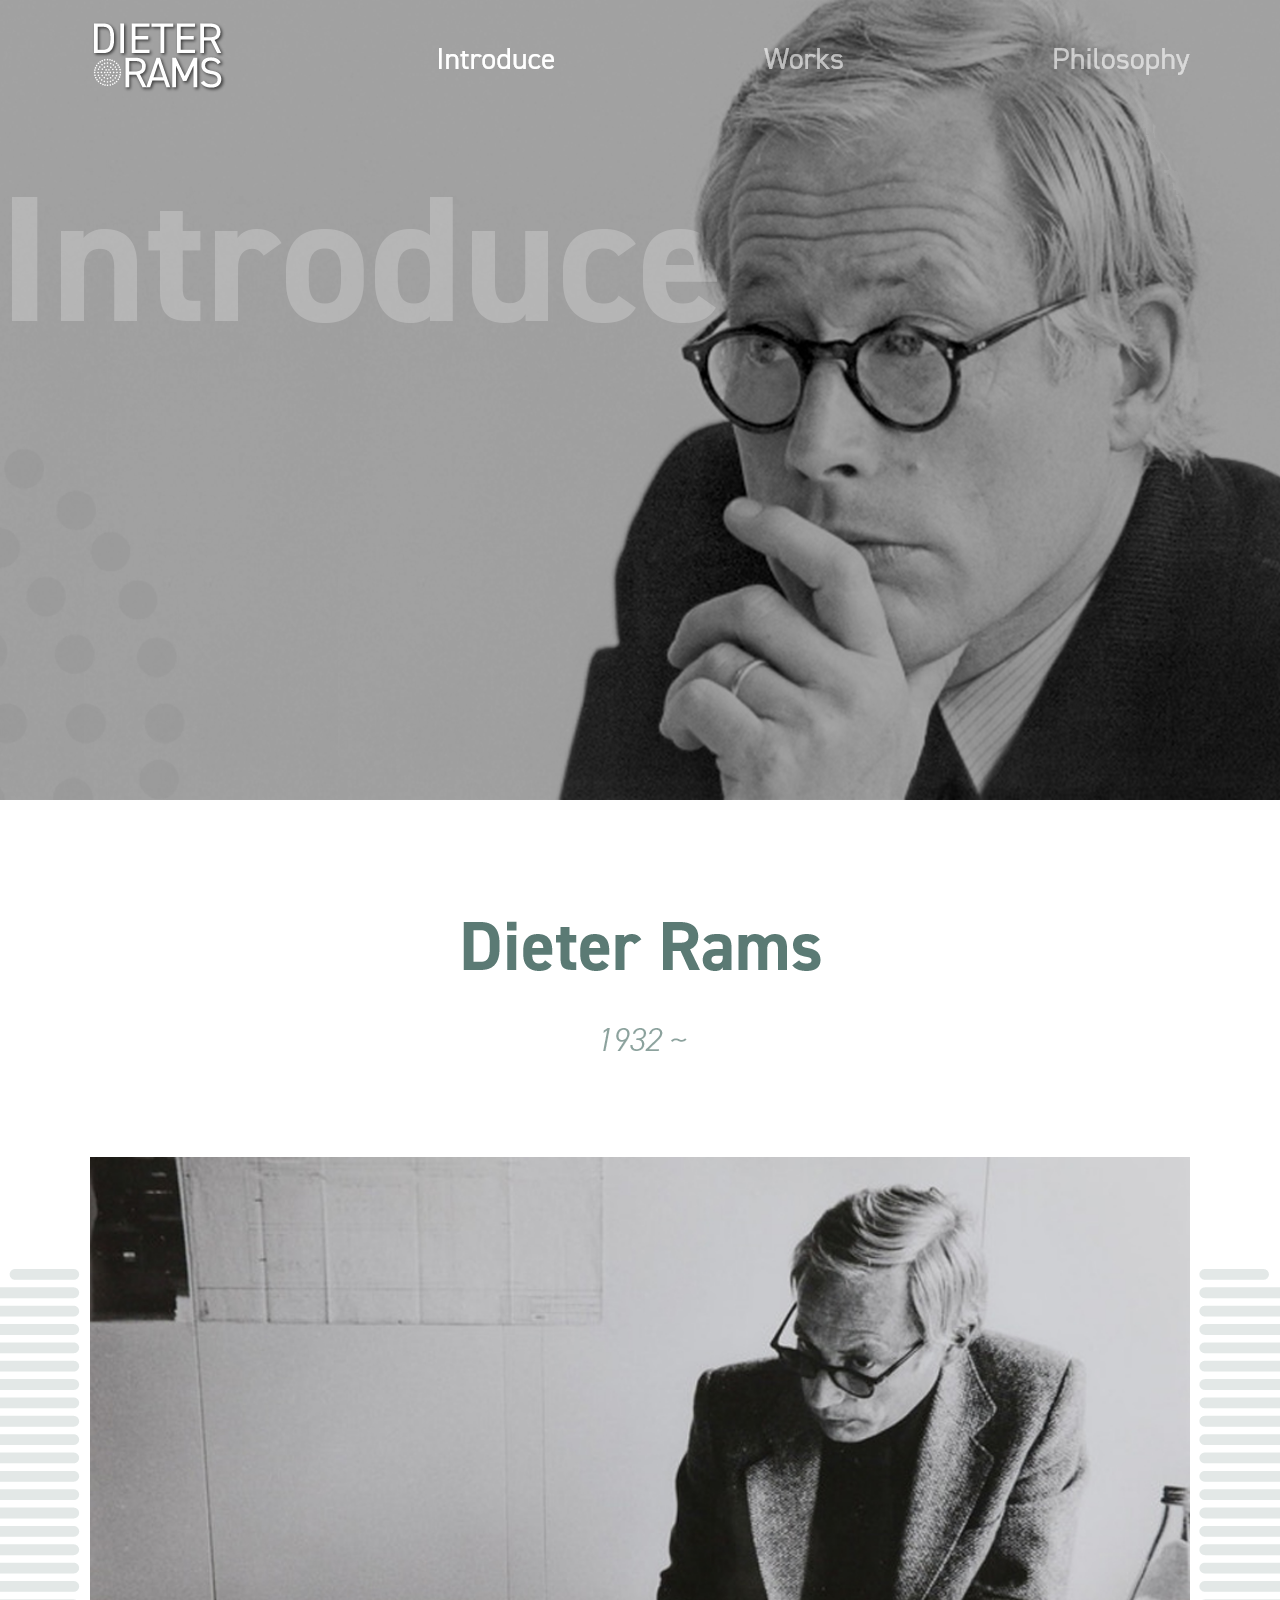
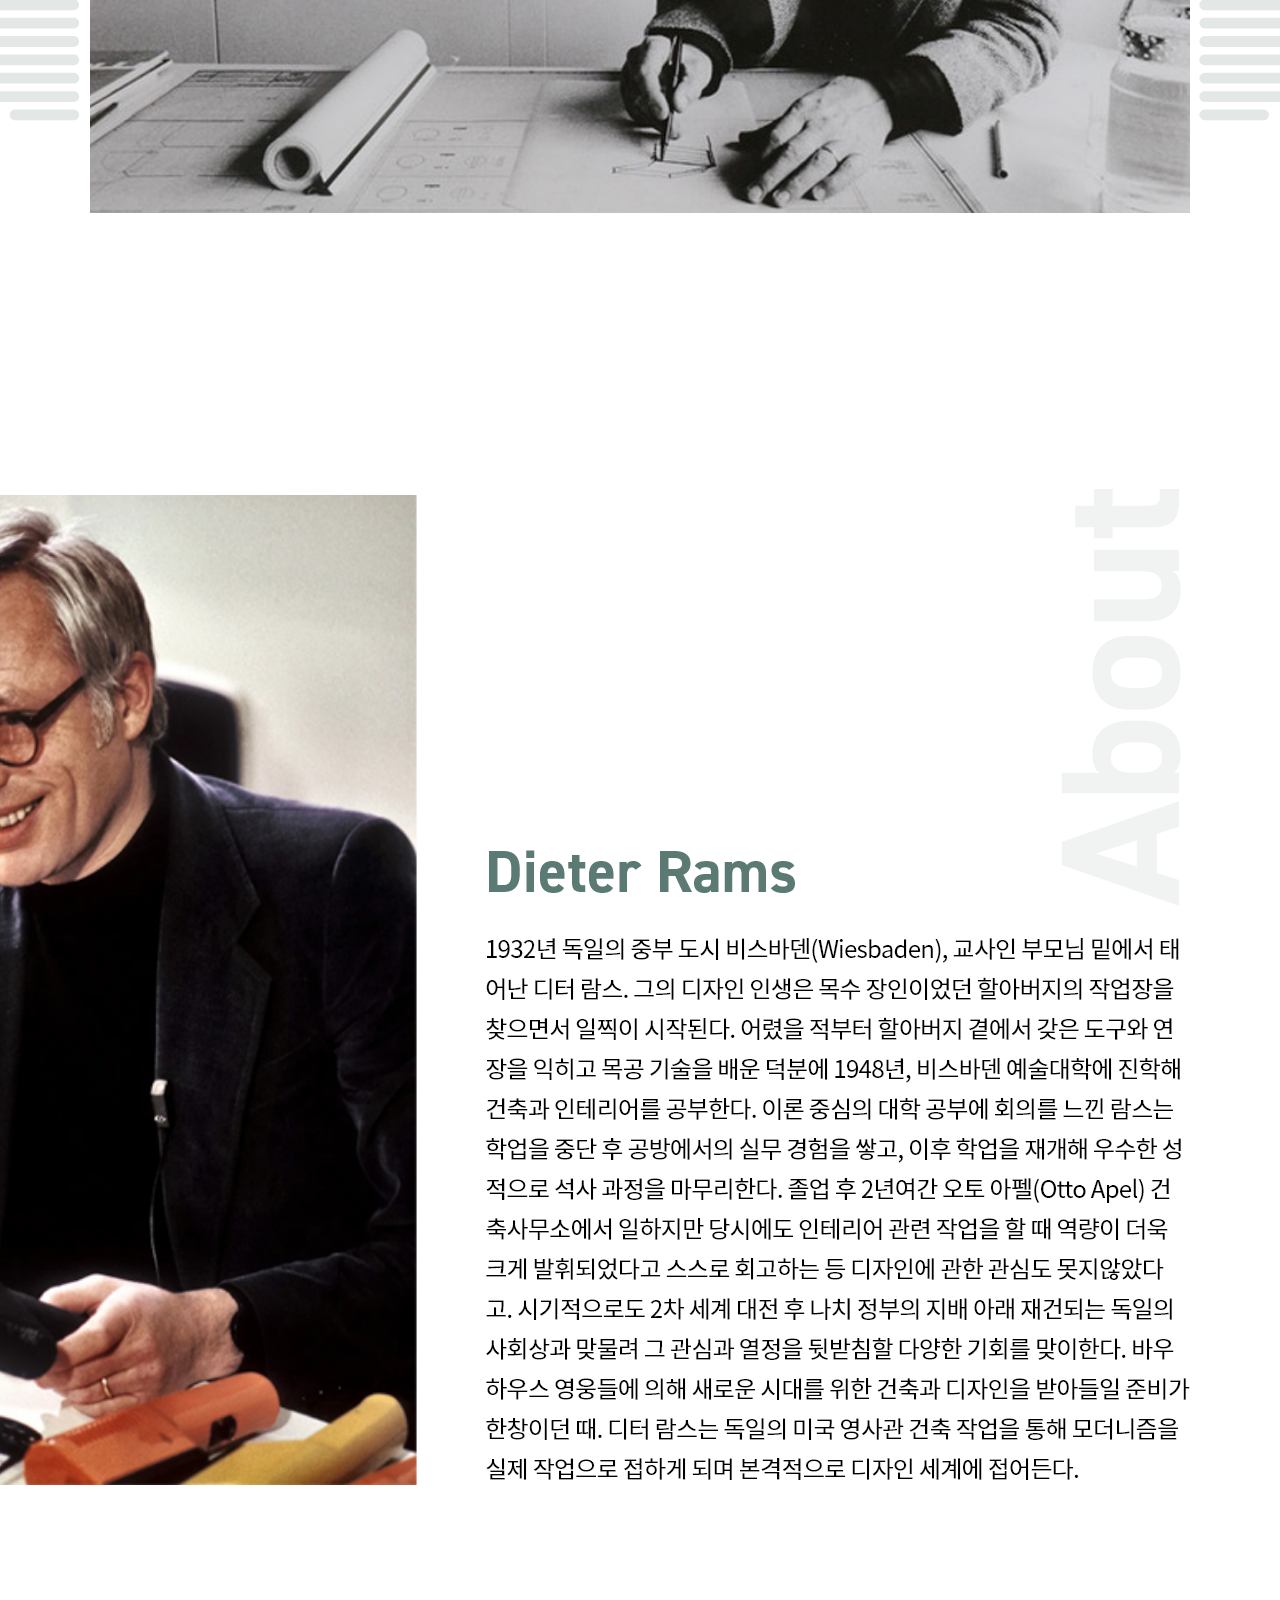
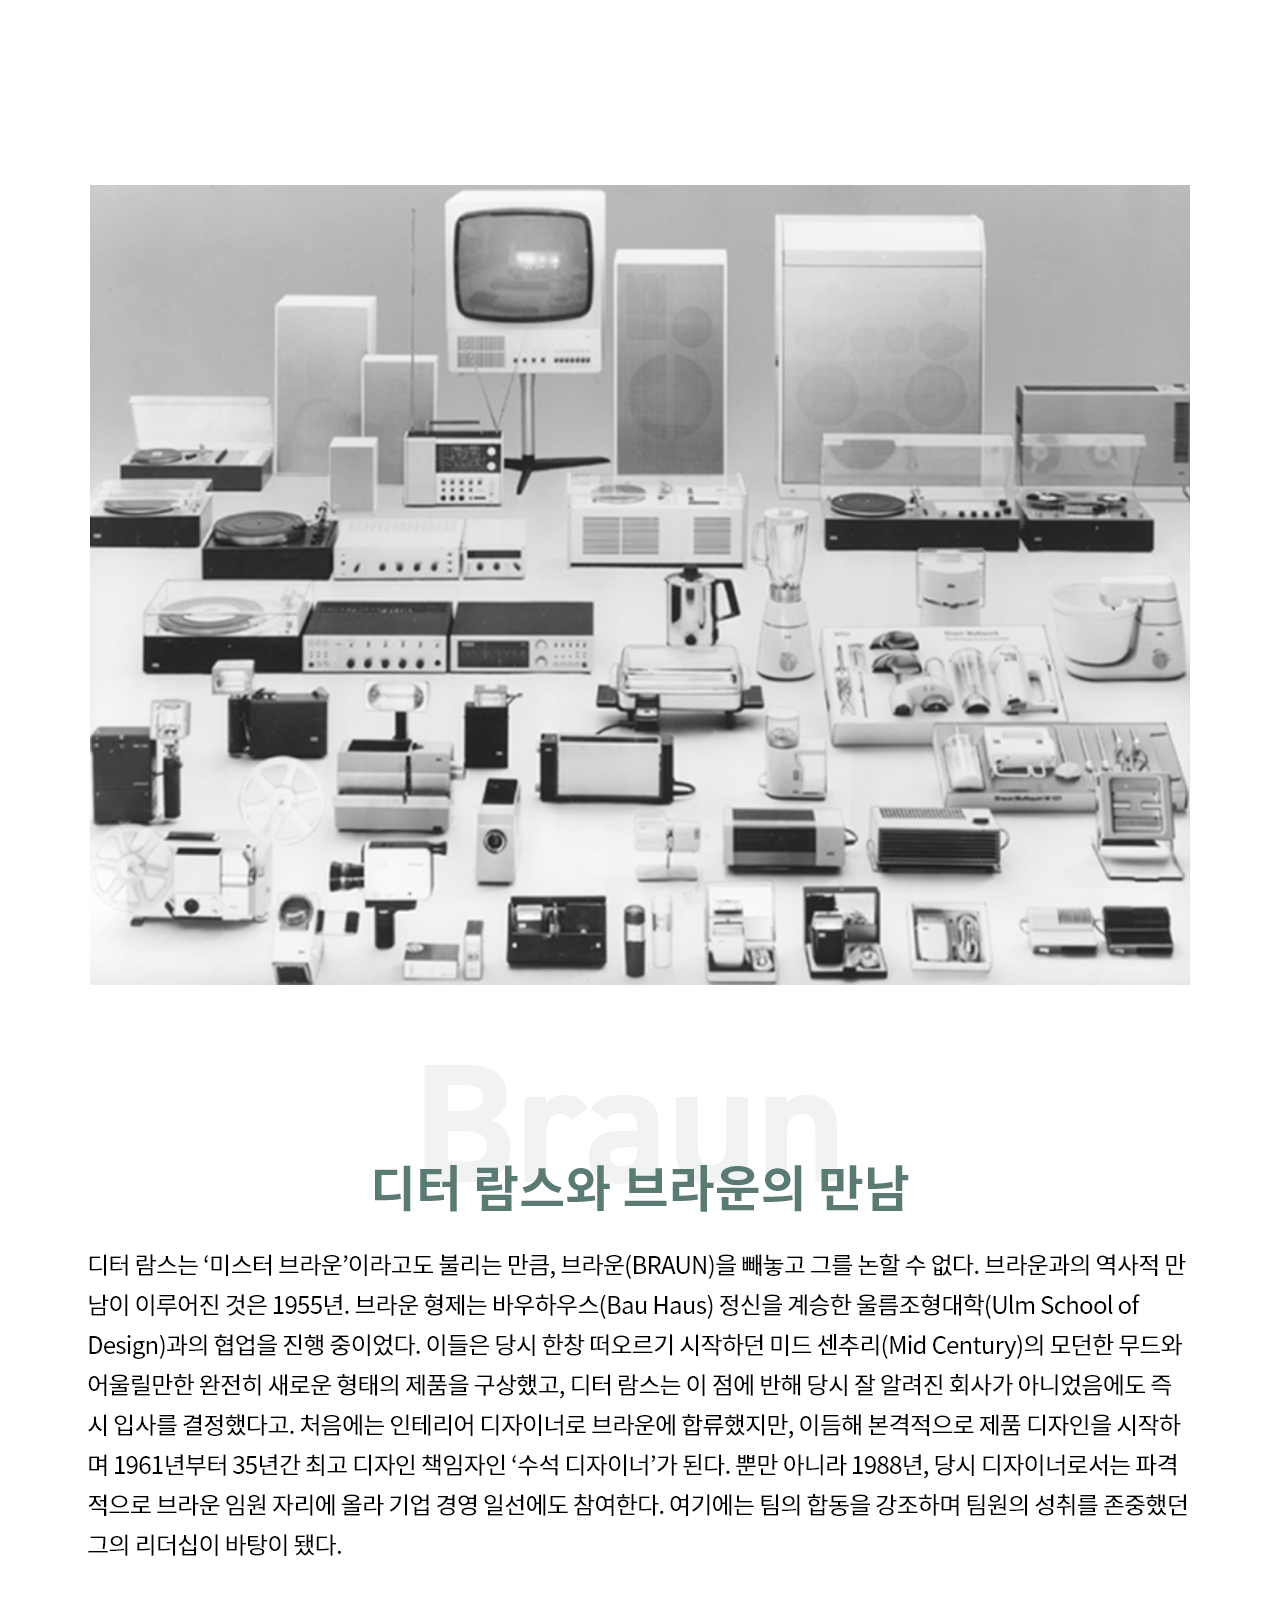
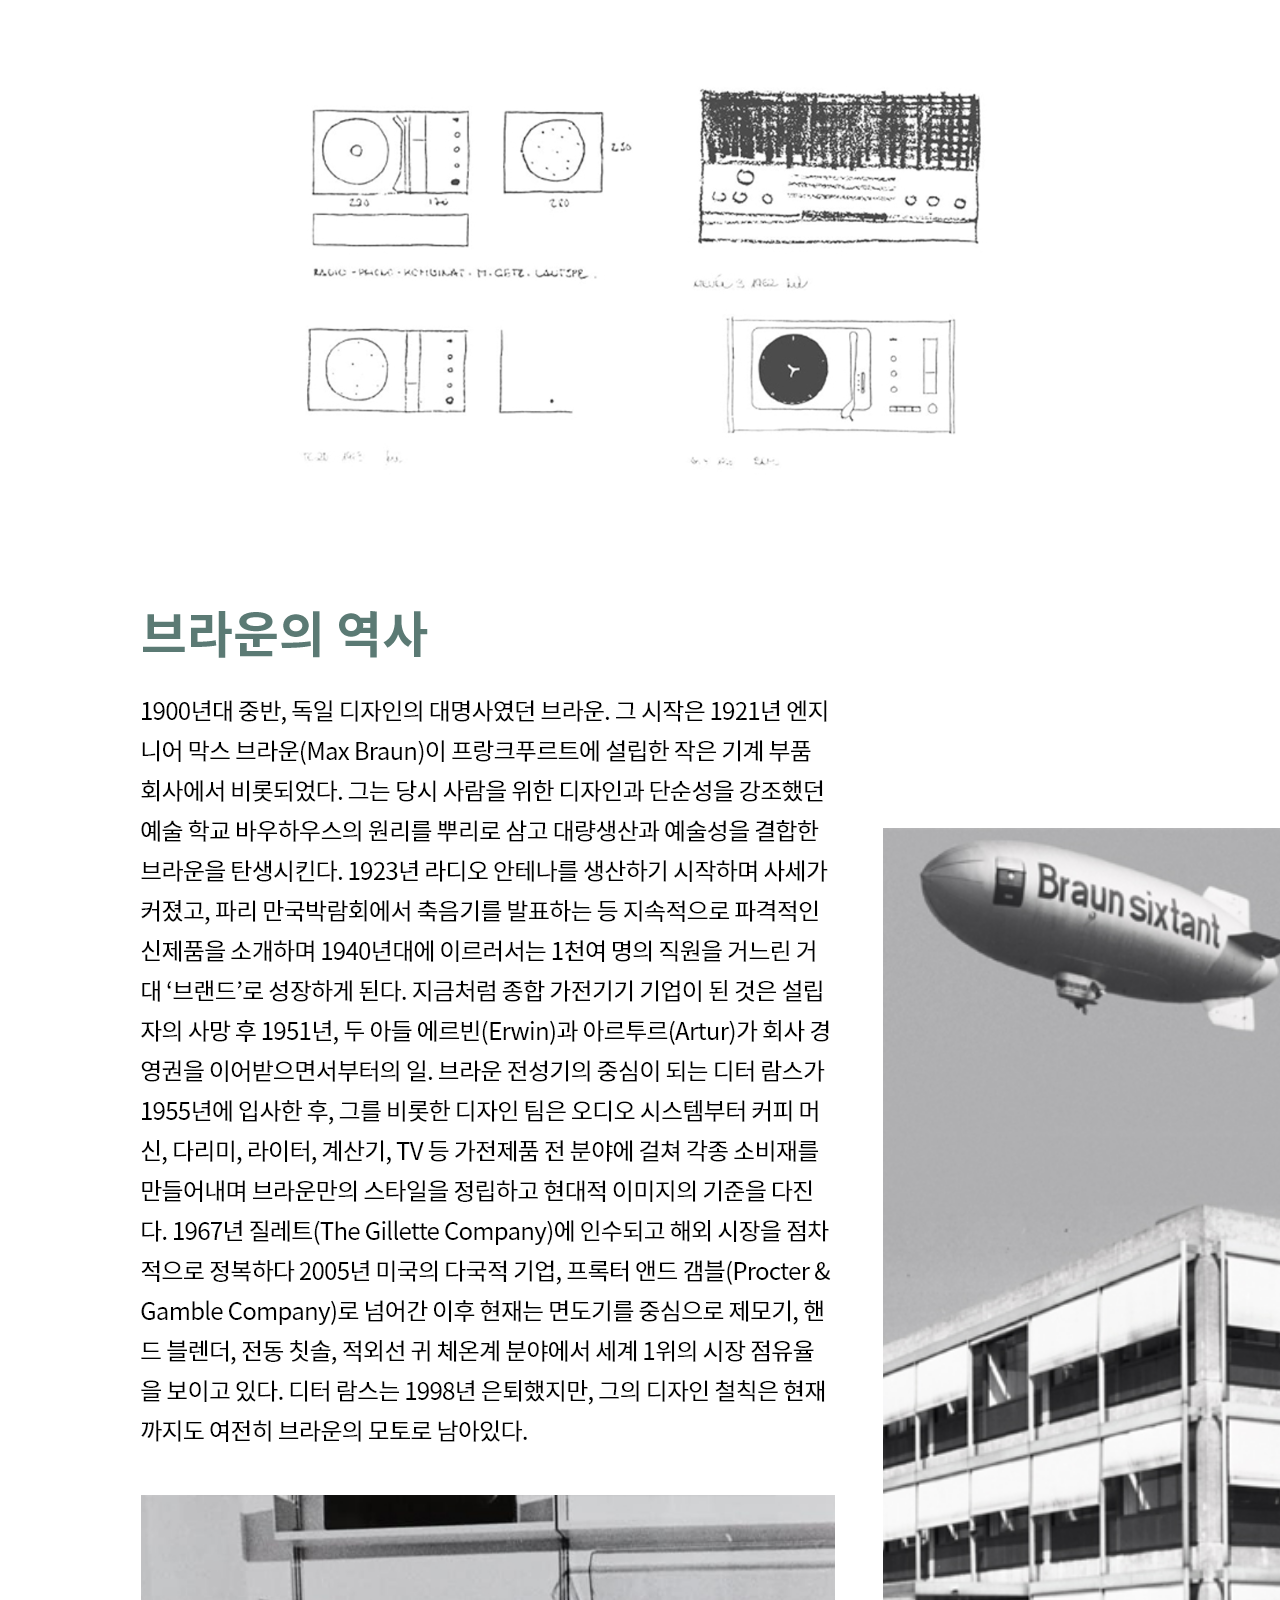
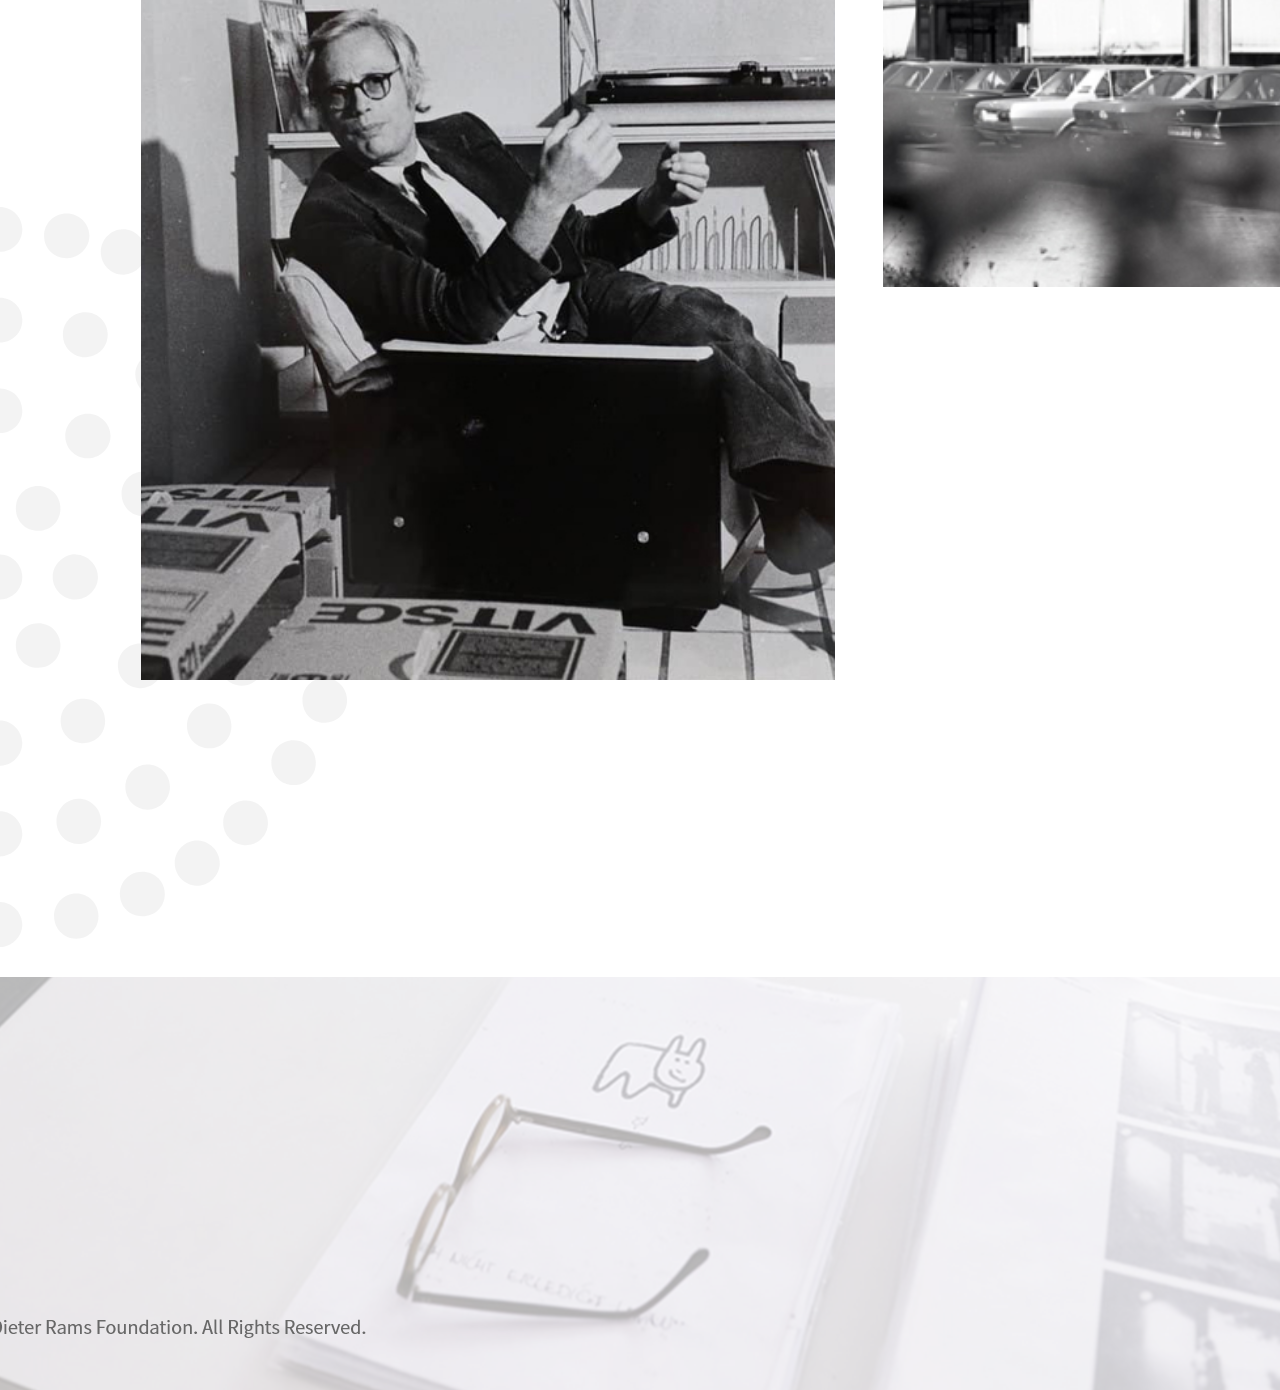
<file: sub01.html>
<!DOCTYPE html>
<html lang="ko">
<head>
    <meta charset="UTF-8">
    <meta http-equiv="X-UA-Compatible" content="IE=edge">
    <meta name="viewport" content="width=device-width, initial-scale=1.0">
    <title>Dieterrams</title>
    <link rel="stylesheet" href="master.css">
</head>
<body>
    <section>
        <div class="box">
            <div class="s01_b00 s01_b01">
                <img src="img/s01_01.png">
            </div>
            <div class="s01_b00 s01_b01">
                <nav>
                    <ul>
                        <li class="bt01"><a href="#"><img src="img/m00.png" ></a></li>
                        <li class="bt00 bt02"><a href="sub01.html"><img a src="img/m01.png" ></a></li>
                        <li class="bt00 bt03"><a href="sub02.html"><img a src="img/m03.png" ></a></li>
                        <li class="bt00 bt04"><a href="sub03.html"><img a src="img/m04.png" ></a></li>
                    </ul>
                </nav>
            </div>
        </div>
        <div class="s01_b00 s01_b02">
            <img src="img/s01_02.png">
        </div>
        <div class="s01_b00 s01_b03">
            <img src="img/s01_03.png">
        </div>
        <div class="s01_b00 s01_b04">
            <img src="img/s01_04.png">
        </div>
        <div class="s01_b00 s01_b05">
            <img src="img/s01_05.png">
        </div>
    </section>
    <footer>
        <div class="ft">
            <img src="img/b01.png">
    
    <section>
        <div class="bg"></div>
    </section>
        </div>
    </footer>
</body>
</html>
</file>
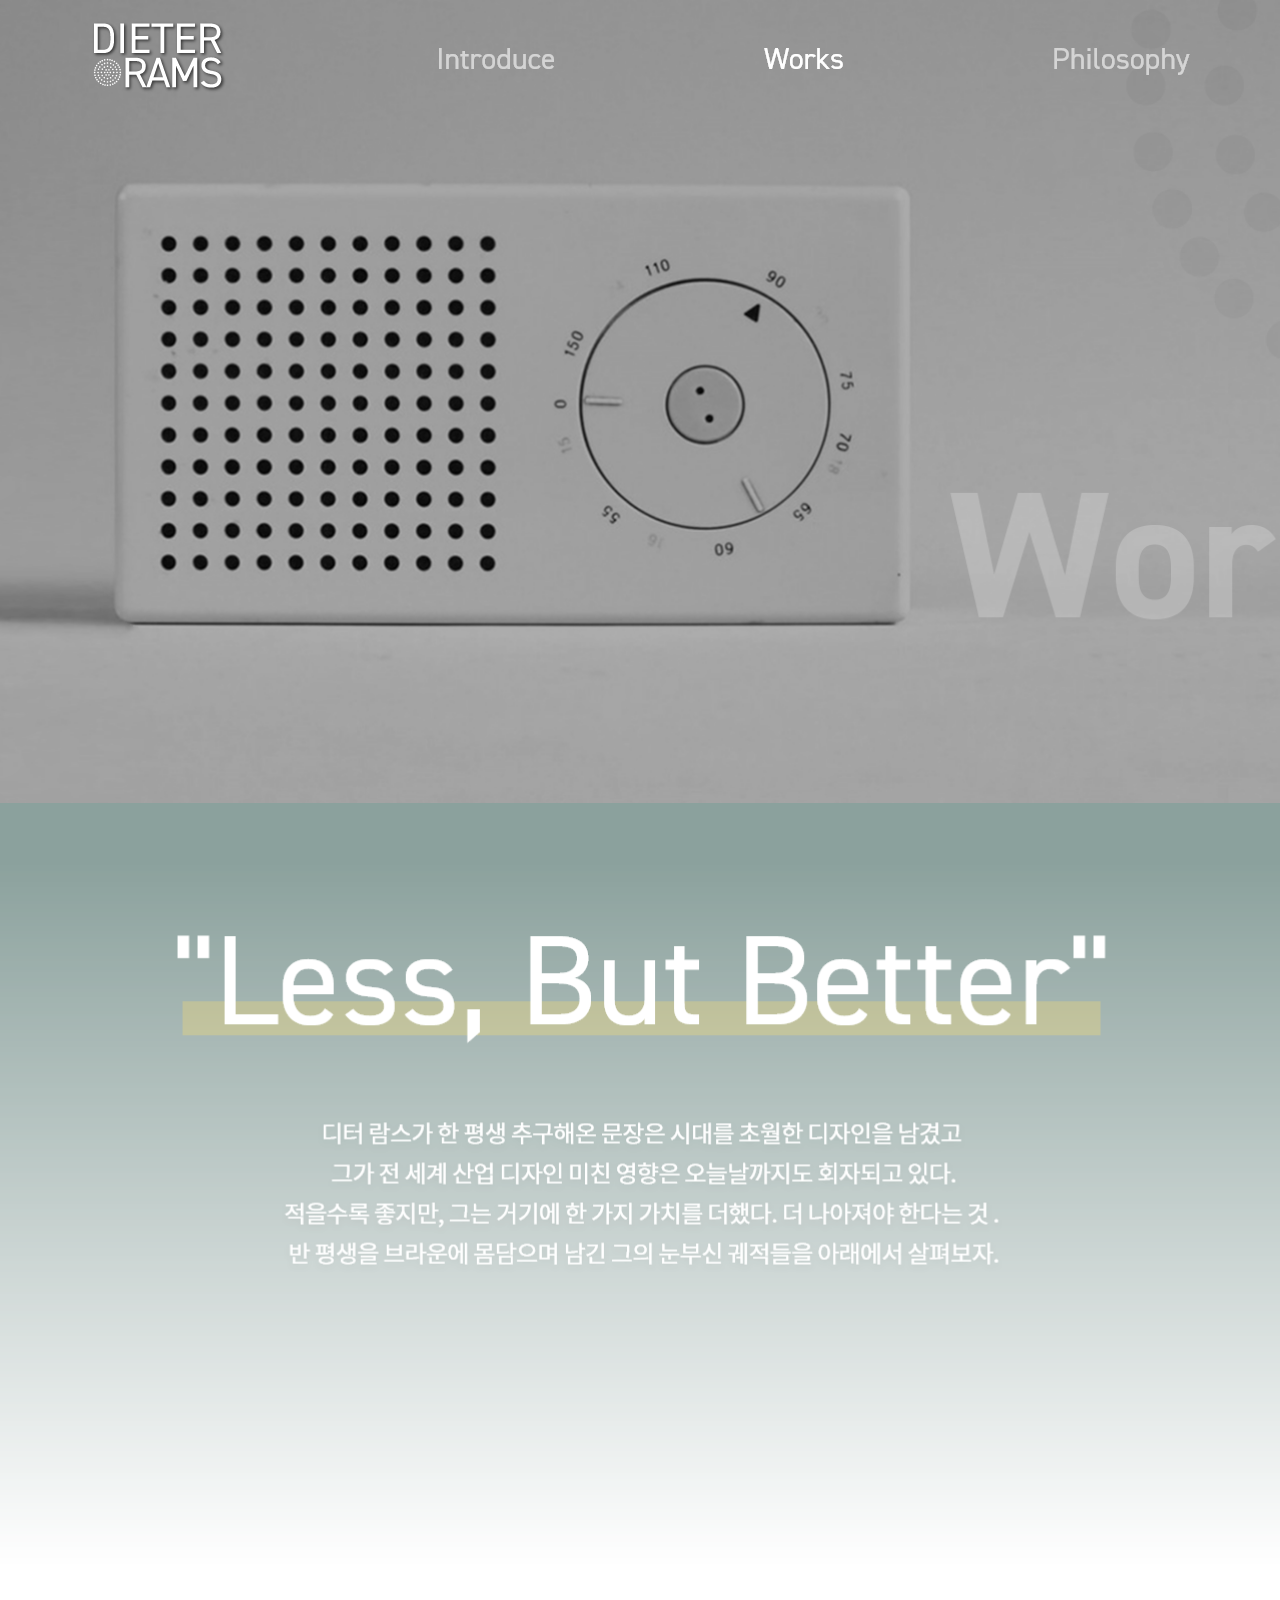
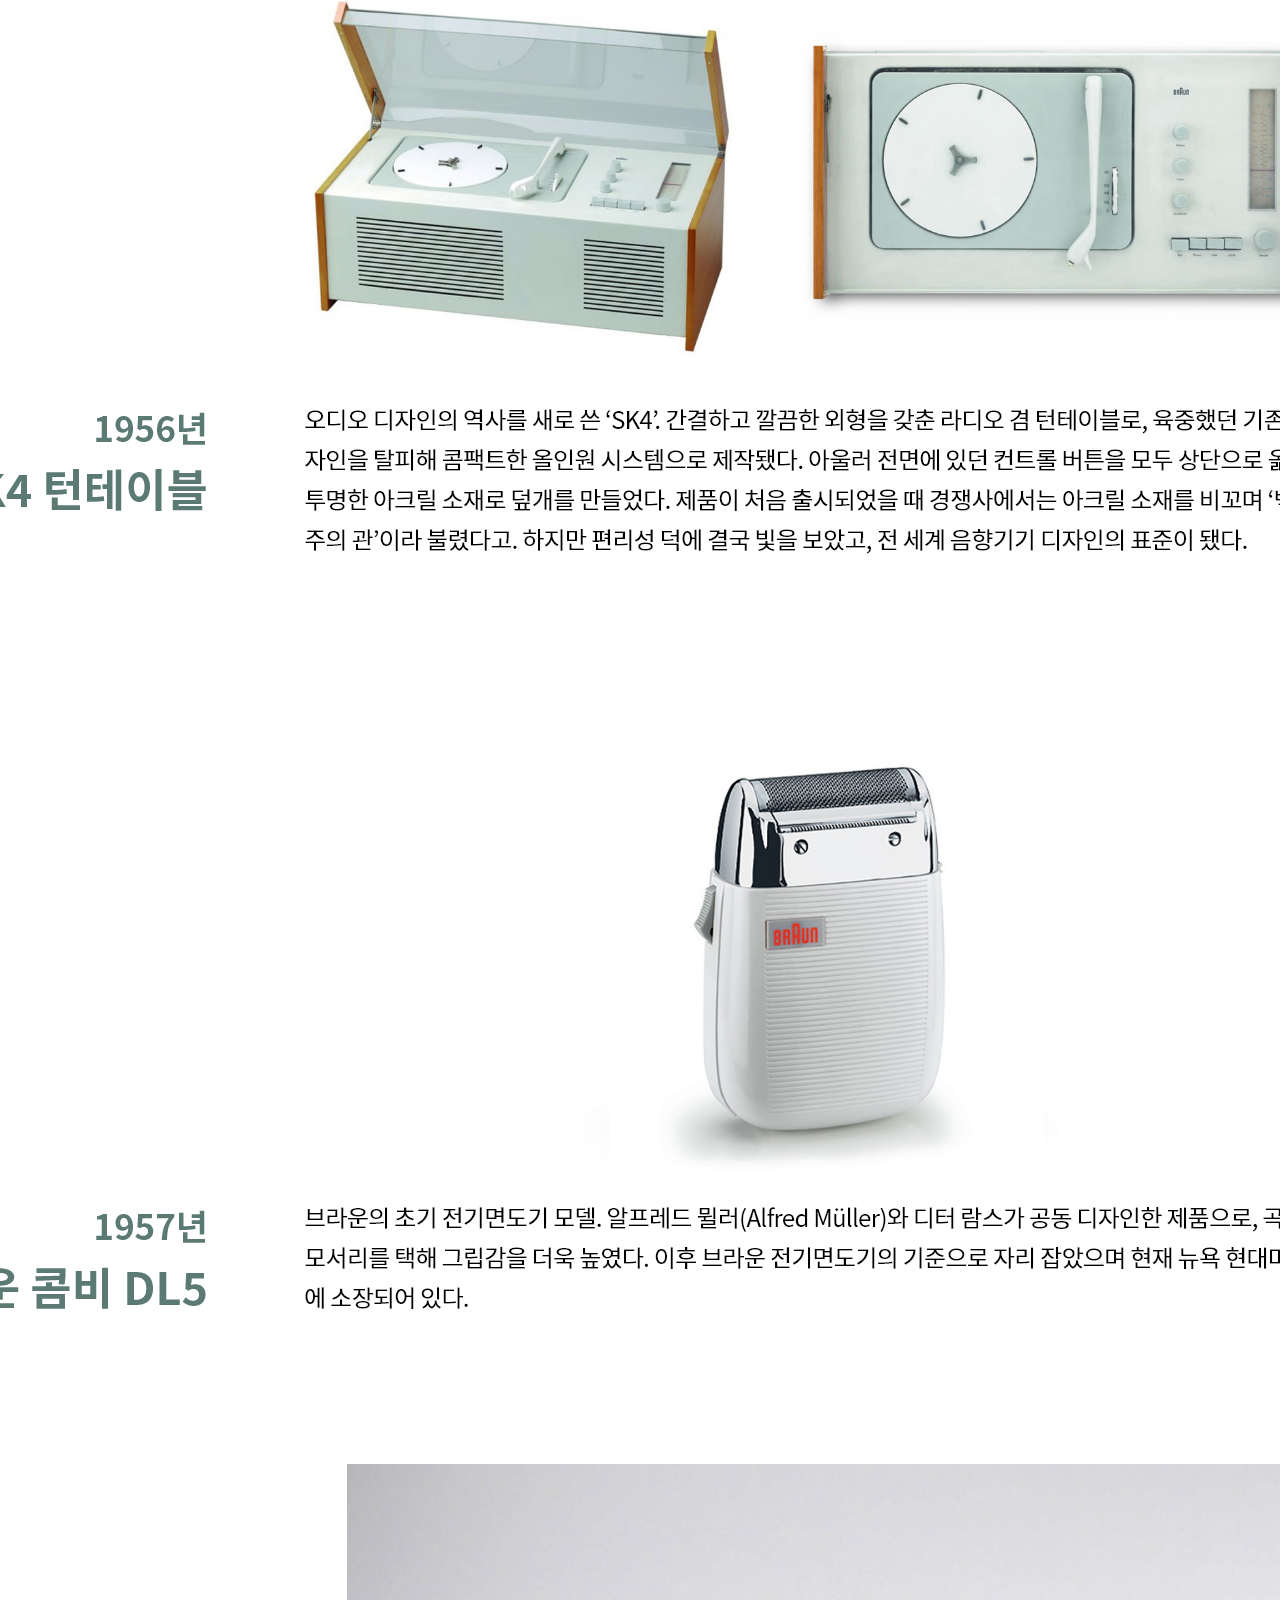
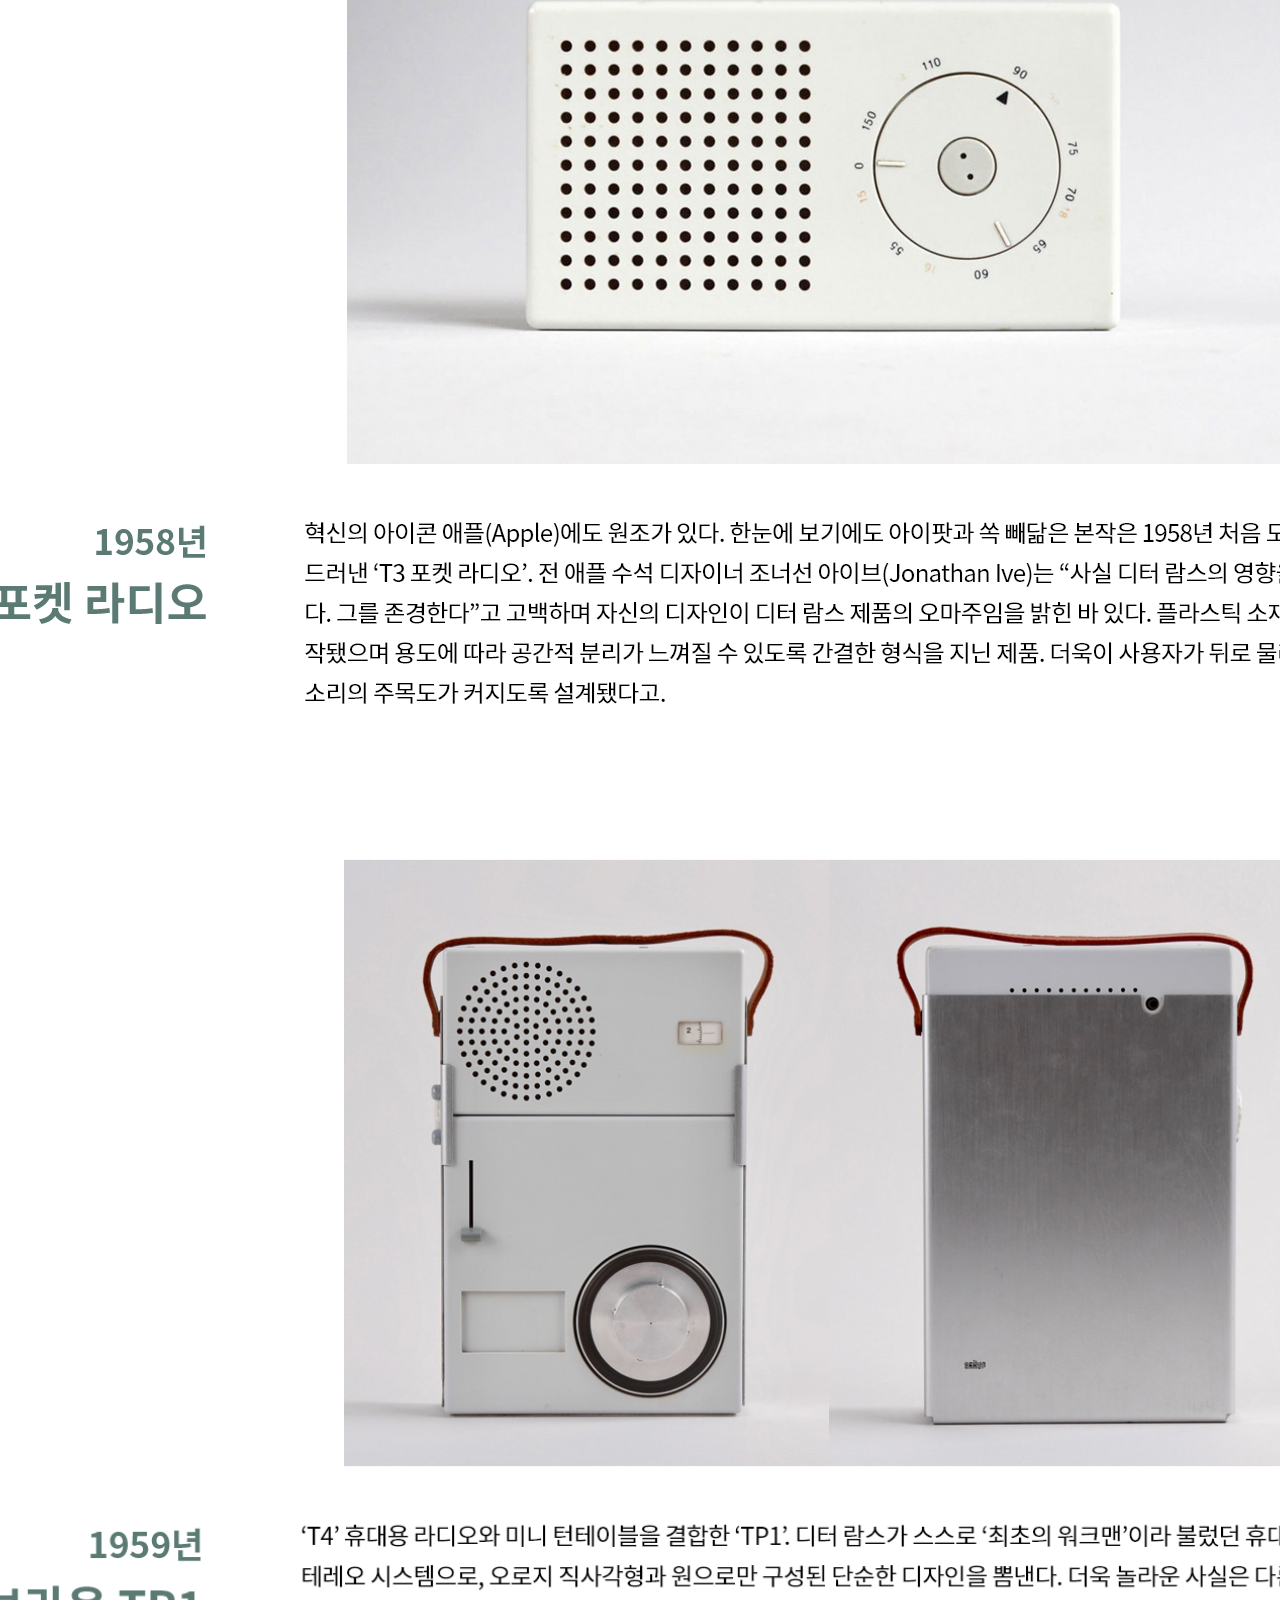
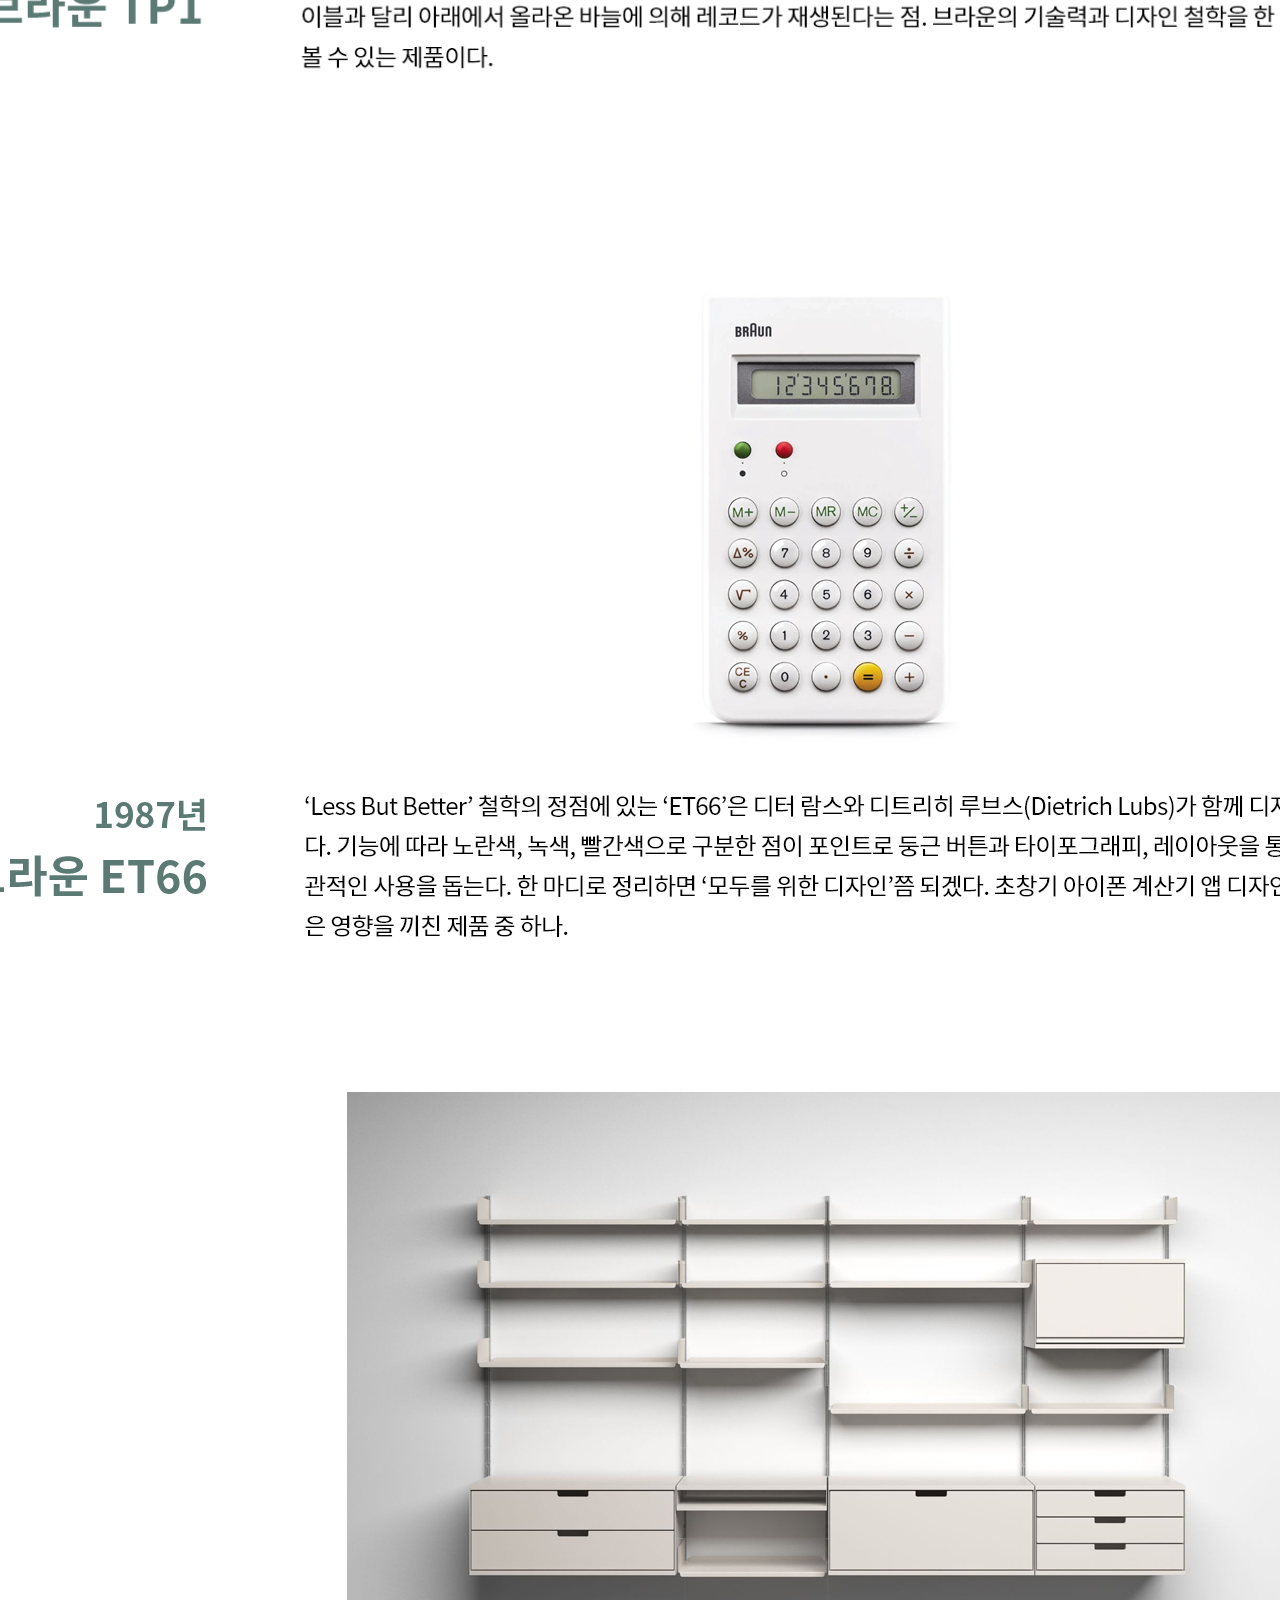
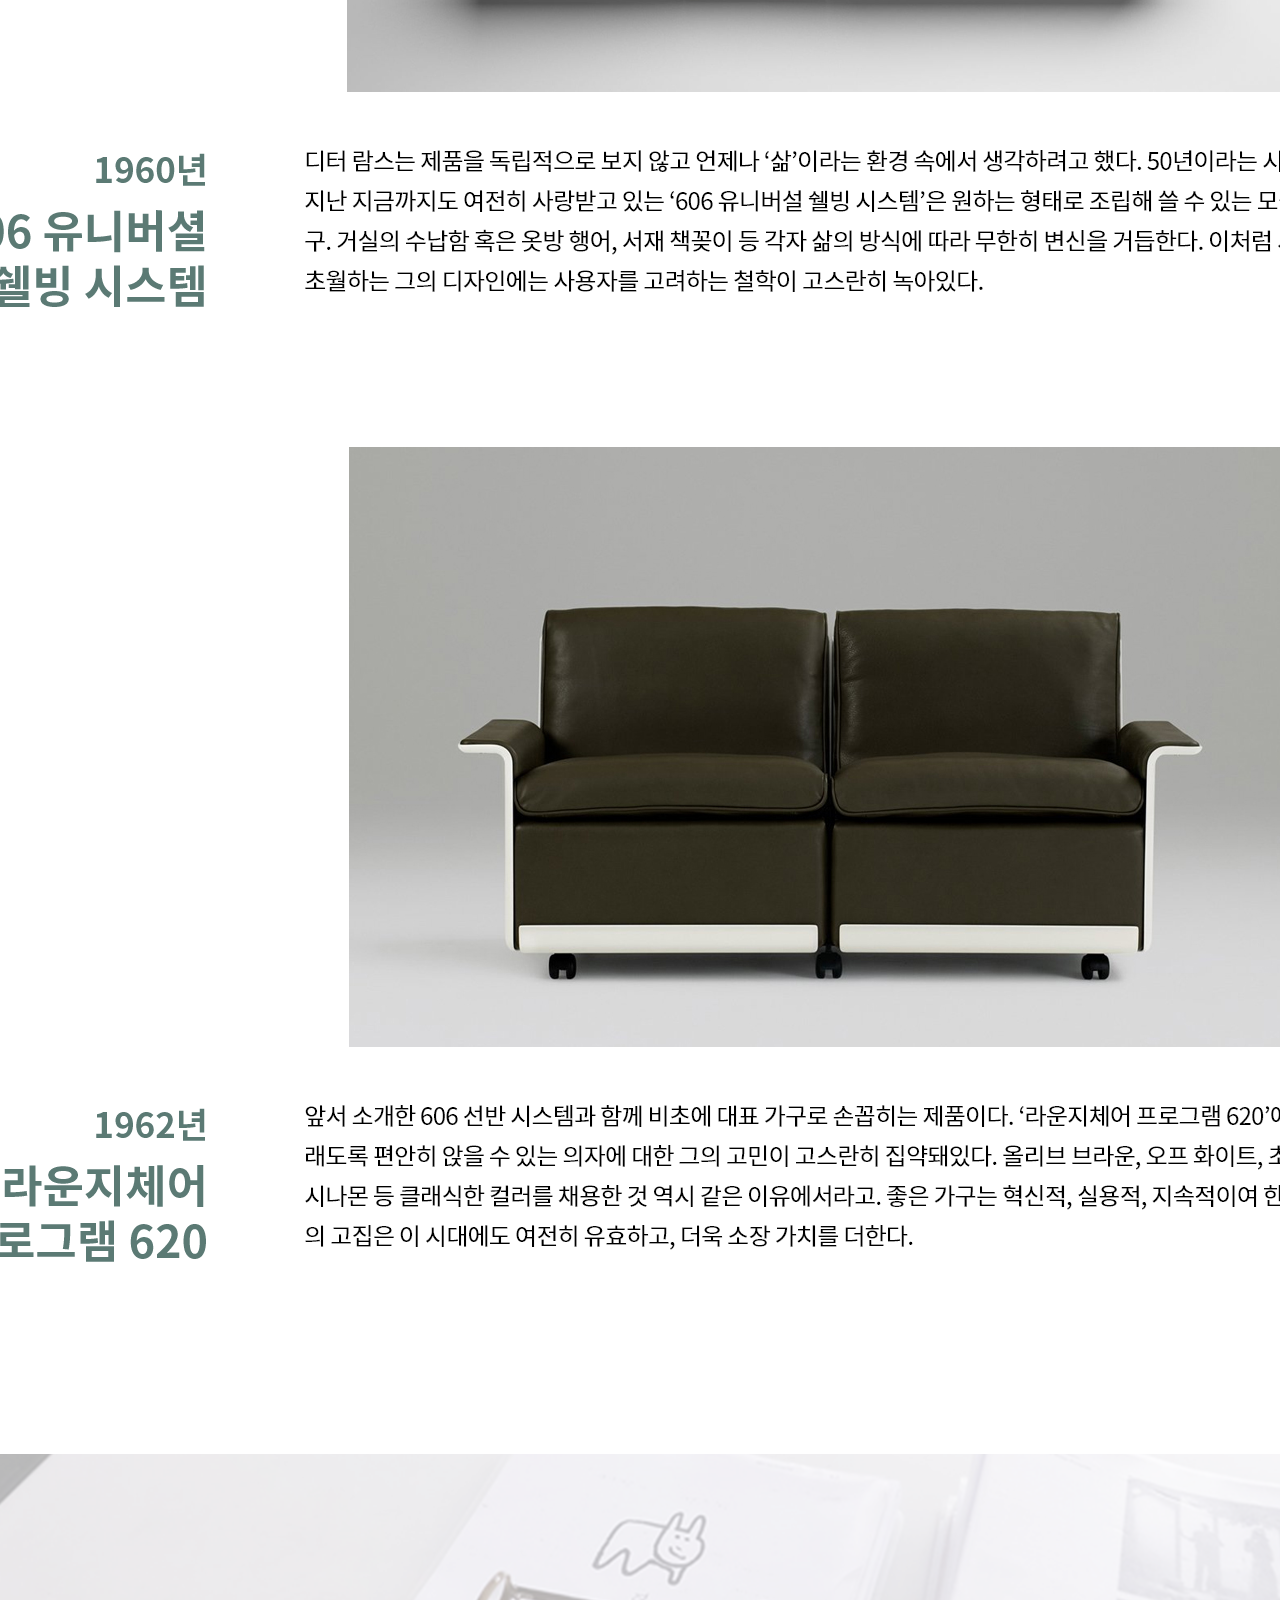
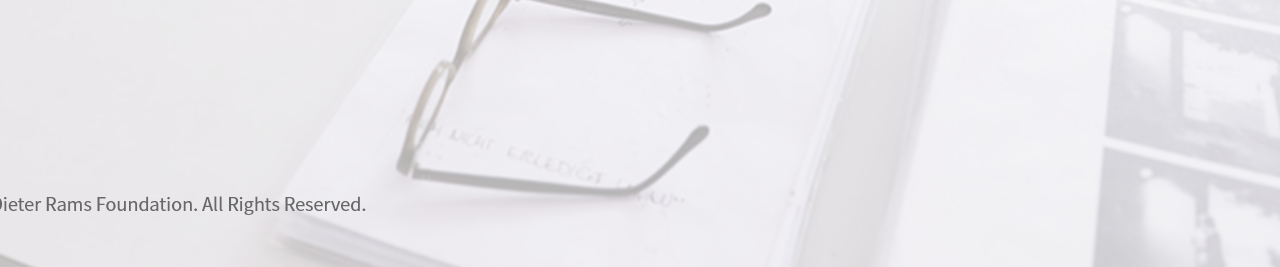
<file: sub02.html>
<!DOCTYPE html>
<html lang="ko">
<head>
    <meta charset="UTF-8">
    <meta http-equiv="X-UA-Compatible" content="IE=edge">
    <meta name="viewport" content="width=device-width, initial-scale=1.0">
    <title>Dieterrams</title>
    <link rel="stylesheet" href="master.css">
</head>
<body>
    <section>
        <div class="box">
            <div class="s01_b00 s01_b01">
                <img src="img/s02_01.png">
            </div>
            <div class="s02_b00 s02_b01">
                <nav>
                    <ul>
                        <li class="bt01"><a href="#"><img src="img/m00.png" ></a></li>
                        <li class="bt00 bt02"><a href="sub01.html"><img a src="img/m07.png" ></a></li>
                        <li class="bt00 bt03"><a href="sub02.html"><img a src="img/m05.png" ></a></li>
                        <li class="bt00 bt04"><a href="sub03.html"><img a src="img/m04.png" ></a></li>
                    </ul>
                </nav>
            </div>
        </div>

        <div class="s02_b00 s02_b02">
            <img src="img/s02_02.png">
        </div>
        <div class="s02_b00 s02_b03">
            <img src="img/s2_03.png">
        </div>
        <div class="s02_b00 s02_b04">
            <img src="img/s2_04.png">
        </div>
        <div class="s02_b00 s02_b05">
            <img src="img/s2_05.png">
        </div>
        <div class="s02_b00 s02_b06">
            <img src="img/s2_06.png">
        </div>
        <div class="s02_b00 s02_b07">
            <img src="img/s2_07.png">
        </div>
        <div class="s02_b00 s02_b08">
            <img src="img/s2_08.png">
        </div>
        <div class="s02_b00 s02_b09">
            <img src="img/s2_09.png">
        </div>
    </section>
    <footer>
        <div class="ft">
            <img src="img/b01.png">
    
    <section>
        <div class="bg"></div>
    </section>
        </div>
    </footer>
</body>
</html>
</file>
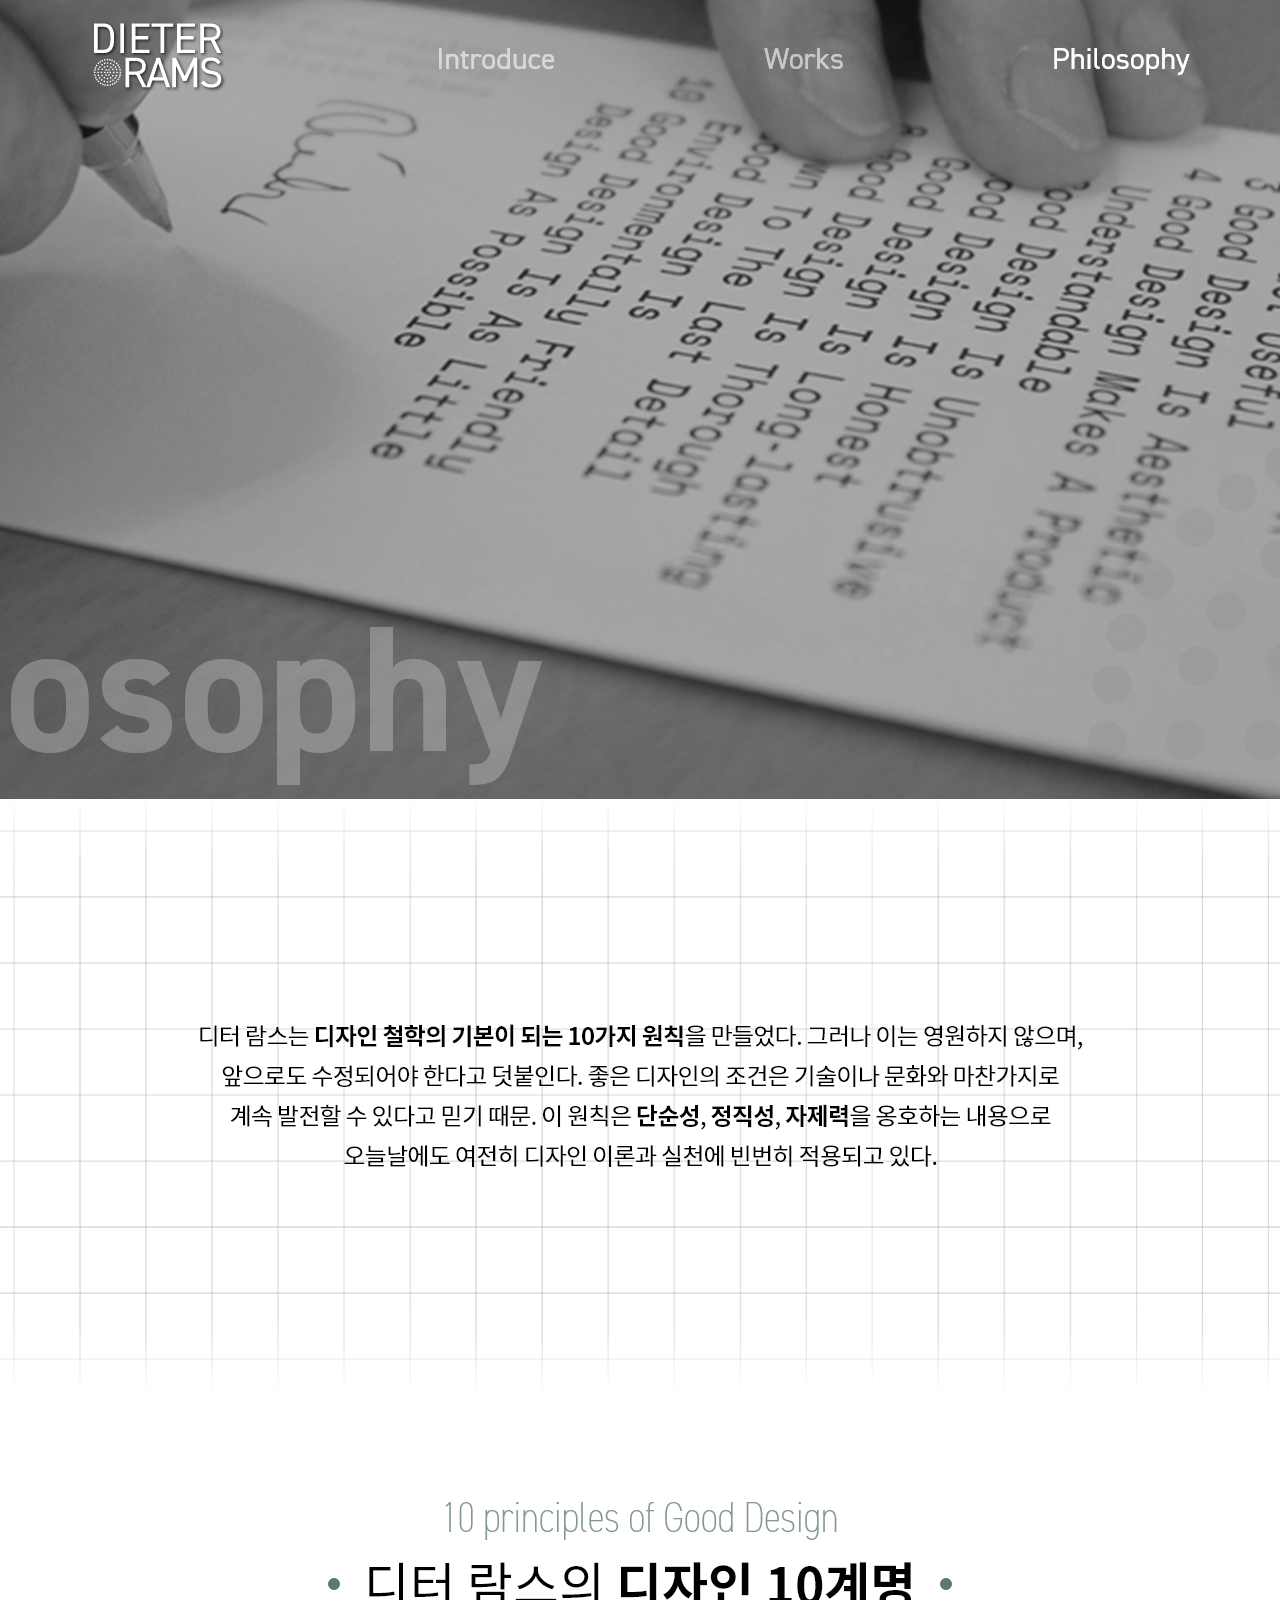
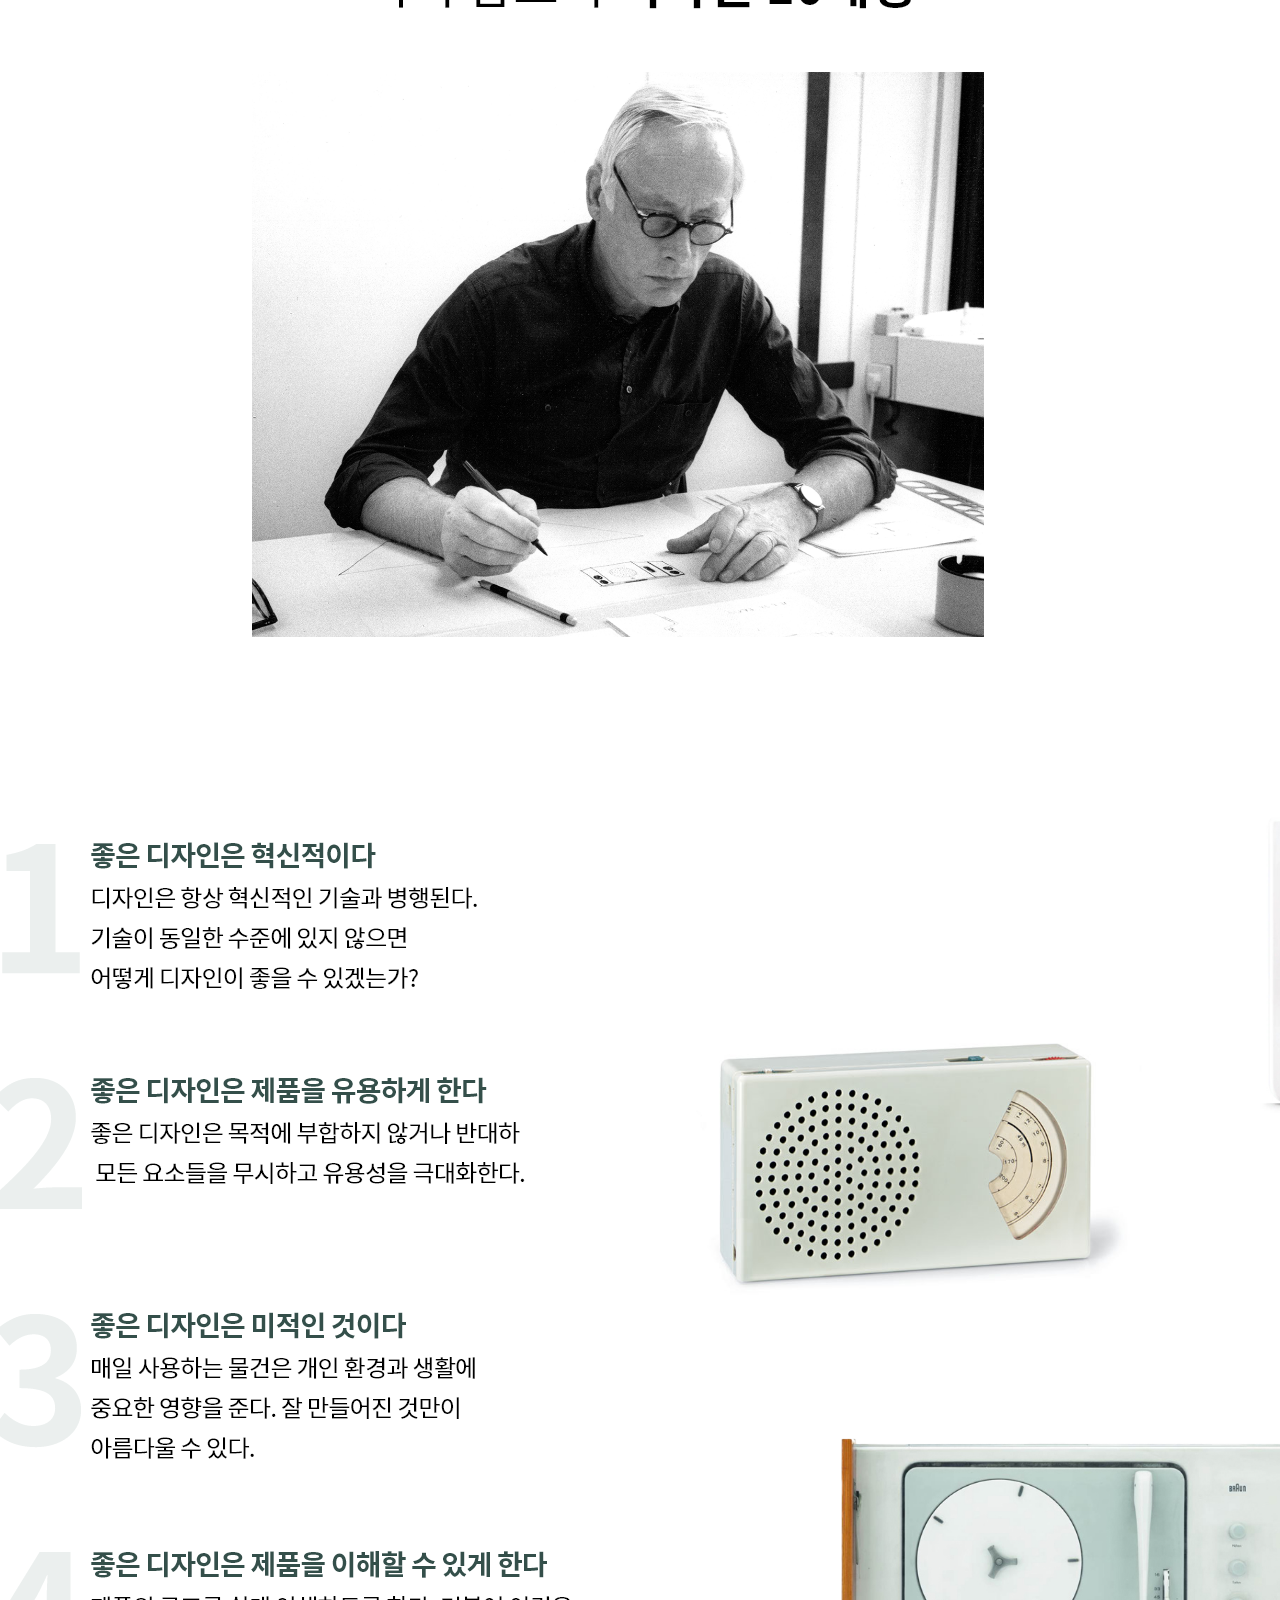
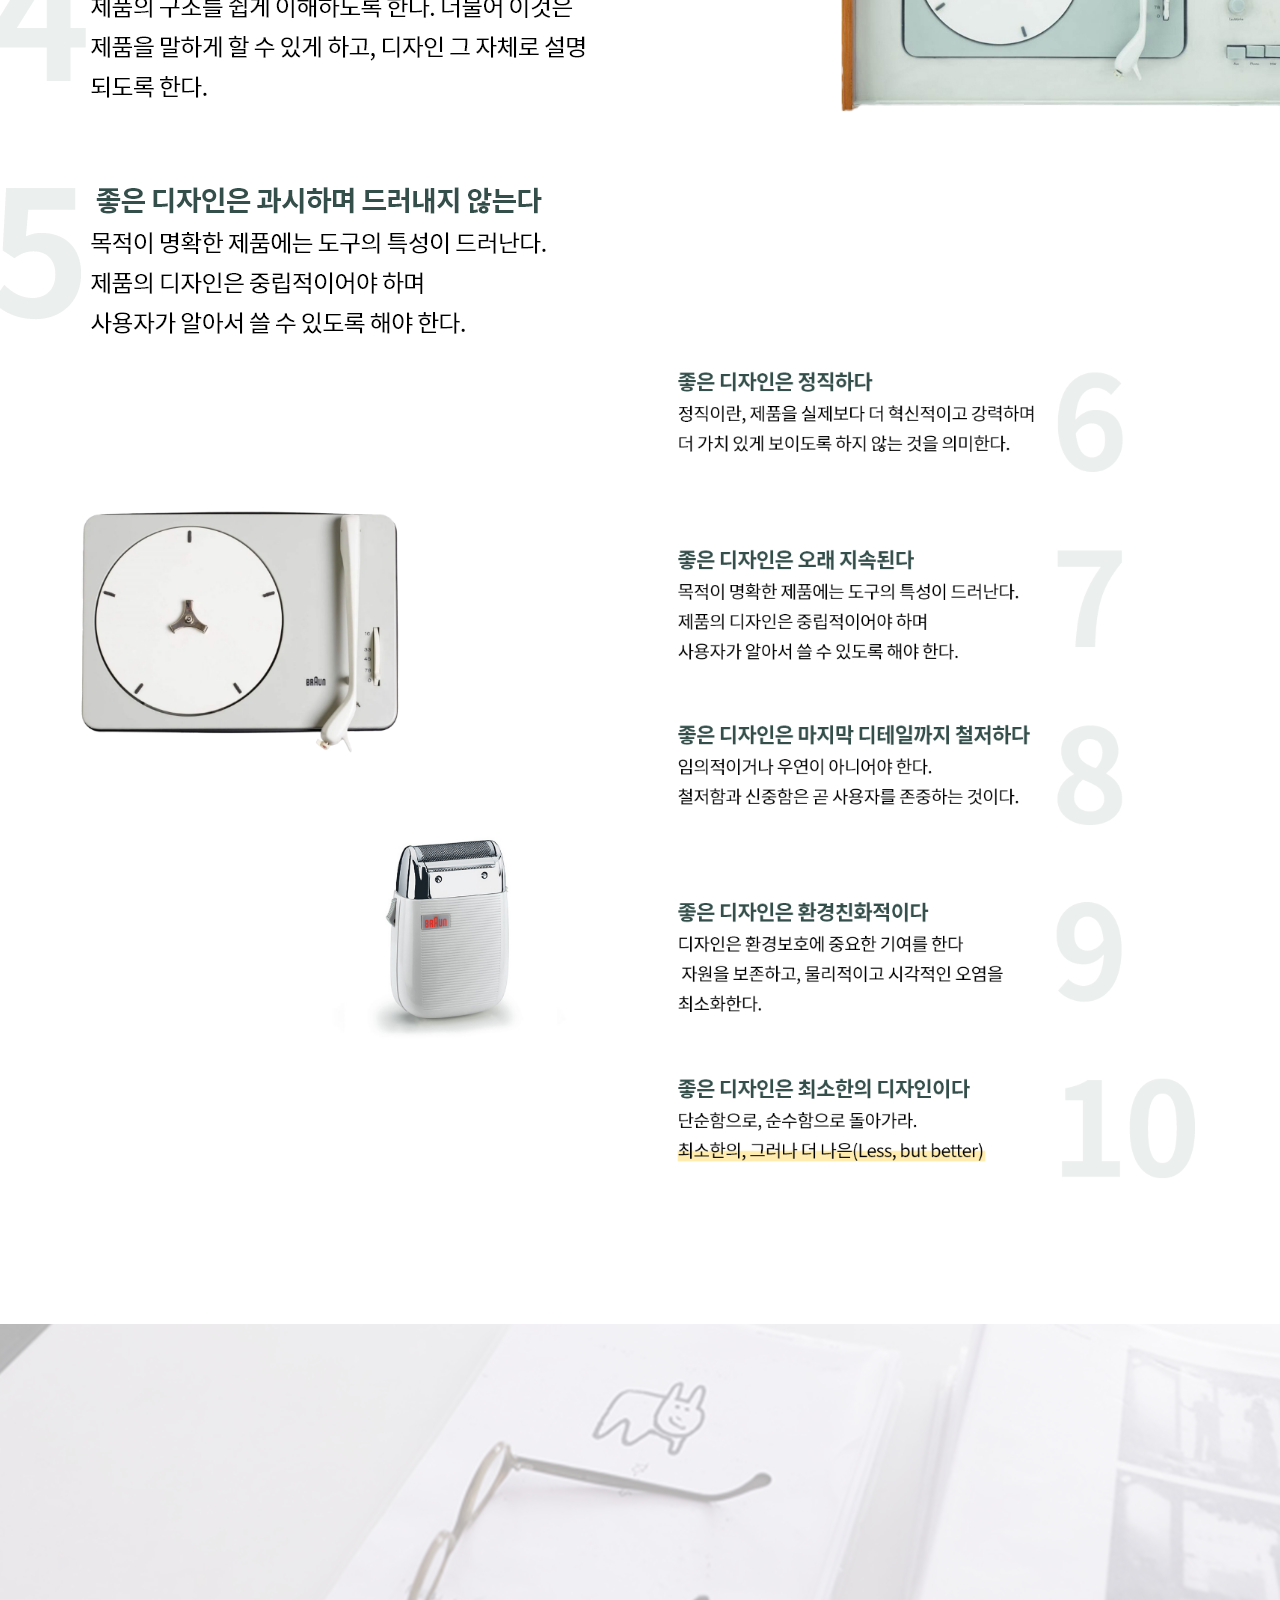
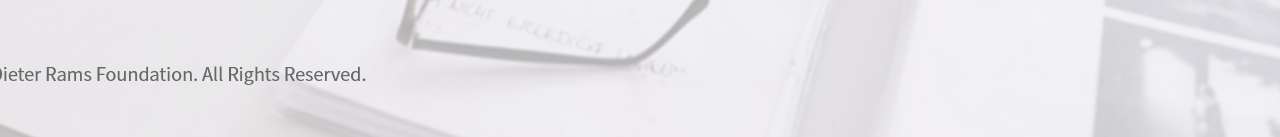
<file: sub03.html>
<!DOCTYPE html>
<html lang="ko">
<head>
    <meta charset="UTF-8">
    <meta http-equiv="X-UA-Compatible" content="IE=edge">
    <meta name="viewport" content="width=device-width, initial-scale=1.0">
    <title>Dieterrams</title>
    <link rel="stylesheet" href="master.css">
</head>
<body>
    <section>
        <div class="box">
            <div class="s01_b00 s01_b01">
                <img src="img/s03_01.png">
            </div>
            <div class="s03_b00 s03_b01">
                <nav>
                    <ul>
                        <li class="bt01"><a href="#"><img src="img/m00.png" ></a></li>
                        <li class="bt00 bt02"><a href="sub01.html"><img a src="img/m07.png" ></a></li>
                        <li class="bt00 bt03"><a href="sub02.html"><img a src="img/m03.png" ></a></li>
                        <li class="bt00 bt04"><a href="sub03.html"><img a src="img/m06.png" ></a></li>
                    </ul>
                </nav>
            </div>
        </div>

        <div class="s03_b00 s03_b02">
            <img src="img/s03_02.png">
        </div>
        <div class="s03_b00 s03_b03">
            <img src="img/s03_03.png">
        </div>
        <div class="s03_b00 s03_b04">
            <img src="img/s03_04.png">
        </div>
        <div class="s02_b00 s02_b05">
            <img src="img/s03_05.png">
        </div>
    </section>
    <footer>
        <div class="ft">
            <img src="img/b01.png">
    
    <section>
        <div class="bg"></div>
    </section>
        </div>
    </footer>
</body>
</html>
</file>
<file: master.css>
*{
    margin: 0;
    padding: 0;
    text-decoration: none;
    list-style-type: none;
}
/*--네비게이션 시작--*/
.box{
    position: relative;
    width: 100%;
    height: 800px; 
}
nav{
    position: absolute;
    width: 100%;
    height: 94px;
    margin: 0 auto;
    padding-top: 20px;
}

.bt00{
    padding-top: 20px;
}

ul{
    width: 1100px;
    height: 94px;
    margin: 0 auto;
    display: flex;
    justify-content: space-between;



}
li{}
.bt00{}
.bt01{}
.bt02{}
.bt03{}

/*--sub01 css 시작--*/
.bg{
    width: 100%;
    height: 3592px;
    background-color: #F0F0F0;
    bottom: 0;
}
.s01_b00{
    width: 100%;
    justify-content: center;
    display: flex;
}
.s01_b01{
    position: absolute;
    background-color: #A1A1A1;
}

.s01_b02{
    height: 1189px;
}

.s01_b03{
    height: 1096px;
}

.s01_b04{
    height: 2229px;
}

.s01_b05{
    height: 2063px;
}

.ft{
    width: 100%;
    height: 413px;
    background-color: #F5F4F6;
    display: flex;
    justify-content: center;
    align-items: center;
    
}



/*--sub02 css 시작--*/

.bg{
    width: 100%;
    height: 3592px;
    background-color: #F0F0F0;
    bottom: 0;
}
.s02_b00{
    width: 100%;
    justify-content: center;
    display: flex;
}
.s02_b01{
    position: absolute;
    background-color: #A1A1A1;
}

.s02_b02{
    height: 801px;
}

.s02_b03{
    height: 705px;
}

.s02_b04{
    height: 705px;
}

.s02_b05{
    height: 968px;
}

.s02_b06{
    height: 968px;
}

.s02_b07{
    height: 874px;
}

.s02_b08{
    height: 968px;
}

.s02_b09{
    height: 1065px;
}


.ft{
    width: 100%;
    height: 413px;
    background-color: #F5F4F6;
    display: flex;
    justify-content: center;
    align-items: center;
    
}



/*--sub03 css 시작--*/

.bg{
    width: 100%;
    height: 3592px;
    background-color: #F0F0F0;
    bottom: 0;
}
.s03_b00{
    width: 100%;
    justify-content: center;
    display: flex;
}
.s03_b01{
    position: absolute;
    background-color: #A1A1A1;
}

.s03_b02{
    height: 589px;
}

.s03_b03{
    height: 918px;
}

.s03_b04{
    height: 1249px;
}

.s03_b05{
    height: 1294px;
}

.ft{
    width: 100%;
    height: 413px;
    background-color: #F5F4F6;
    display: flex;
    justify-content: center;
    align-items: center;
    
}
</file>
